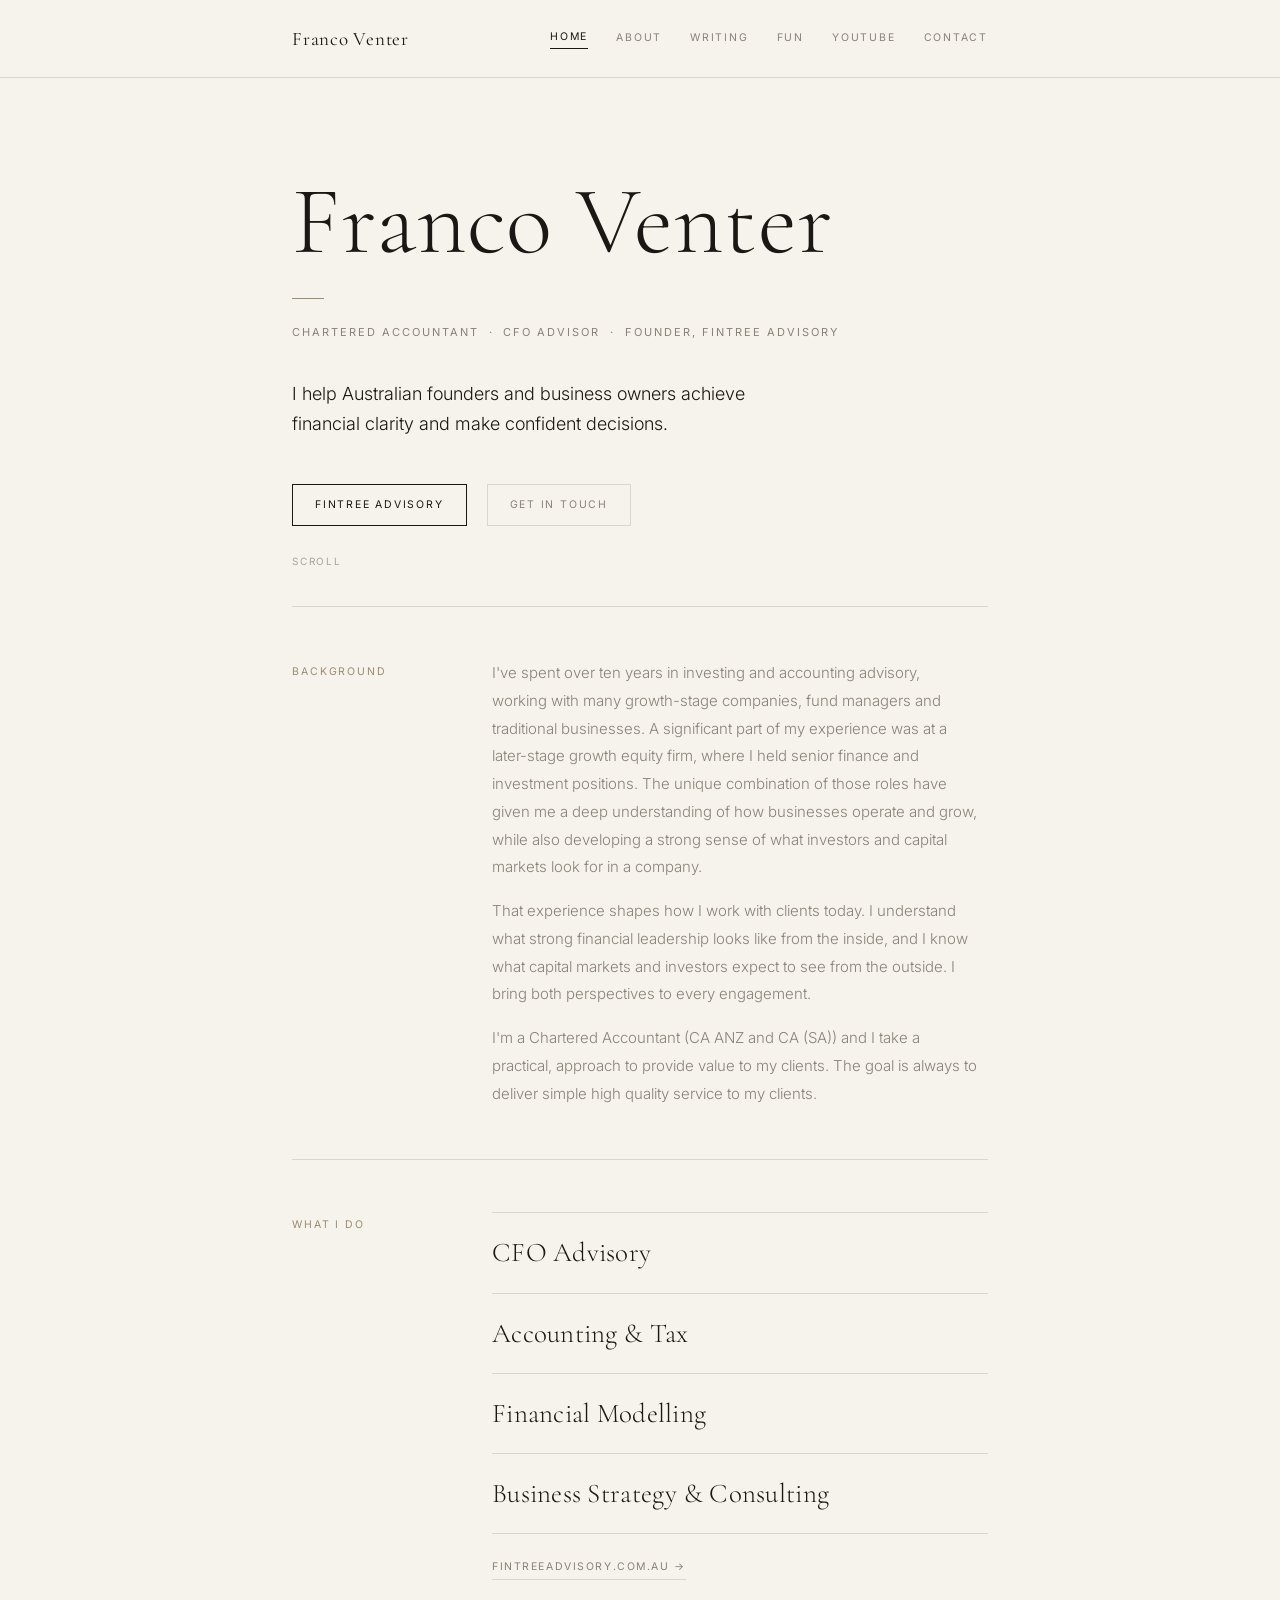
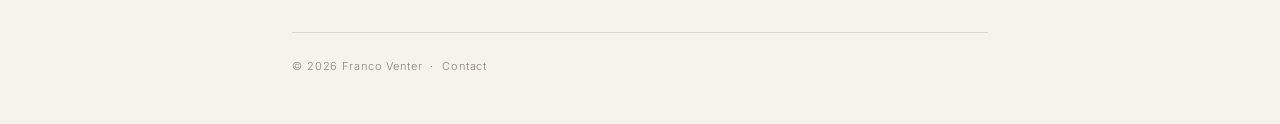
<file: index.html>
<!doctype html>
<html lang="en">
<head>
  <meta charset="UTF-8" />
  <meta name="viewport" content="width=device-width, initial-scale=1" />
  <title>Franco Venter</title>
  <meta name="description" content="Franco Venter — Chartered Accountant, CFO advisor, and founder of Fintree Advisory. Helping Australian founders and business owners achieve financial clarity." />
  <link rel="preconnect" href="https://fonts.googleapis.com" />
  <link rel="preconnect" href="https://fonts.gstatic.com" crossorigin />
  <link rel="stylesheet" href="css/styles.css" />
</head>

<body>
  <header class="site-header">
    <div class="container">
      <a class="brand" href="index.html">Franco Venter</a>

      <nav class="nav">
        <a class="nav-link is-active" href="index.html">Home</a>
        <a class="nav-link" href="about.html">About</a>
        <a class="nav-link" href="writing.html">Writing</a>
        <a class="nav-link" href="fun.html">Fun</a>
        <a class="nav-link" href="youtube.html">YouTube</a>
        <a class="nav-link" href="contact.html">Contact</a>
      </nav>
    </div>
  </header>

  <main class="container">

    <!-- ── Hero: full-viewport statement ── -->
    <section class="hero">
      <h1 class="hero-name">Franco Venter</h1>
      <div class="hero-rule"></div>
      <p class="hero-descriptor">Chartered Accountant &nbsp;·&nbsp; CFO Advisor &nbsp;·&nbsp; Founder, Fintree Advisory</p>
      <p class="lede">
        I help Australian founders and business owners
        achieve financial clarity and make confident decisions.
      </p>
      <div class="cta-row">
        <a class="button" href="https://www.fintreeadvisory.com.au" target="_blank" rel="noopener">Fintree Advisory</a>
        <a class="button button-ghost" href="contact.html">Get in touch</a>
      </div>
      <span class="scroll-hint">Scroll</span>
    </section>

    <!-- ── Background ── -->
    <section class="section">
      <p class="section-label">Background</p>
      <div class="section-body">
        <p>
          I've spent over ten years in investing and accounting advisory, working with many growth-stage
          companies, fund managers and traditional businesses. A significant part of my experience was
          at a later-stage growth equity firm, where I held senior finance and investment positions.
          The unique combination of those roles have given me a deep understanding of how businesses operate and grow, while also  
          developing a strong sense of what investors and capital markets look for in a company.
        </p>
        <p>
          That experience shapes how I work with clients today. I understand what
          strong financial leadership looks like from the inside, and I know what
          capital markets and investors expect to see from the outside. I bring
          both perspectives to every engagement.
        </p>
        <p>
          I'm a Chartered Accountant (CA ANZ and CA (SA)) and I take a practical,
          approach to provide value to my clients. The goal is always to deliver
          simple high quality service to my clients.
        </p>
      </div>
    </section>

    <!-- ── What I do ── -->
    <section class="section">
      <p class="section-label">What I do</p>
      <div class="section-body">
        <ul class="service-list">
          <li>CFO Advisory</li>
          <li>Accounting &amp; Tax</li>
          <li>Financial Modelling</li>
          <li>Business Strategy &amp; Consulting</li>
        </ul>
        <a class="text-link" href="https://www.fintreeadvisory.com.au" target="_blank" rel="noopener">fintreeadvisory.com.au →</a>
      </div>
    </section>

    <footer class="footer">
      <p>© <span id="year"></span> Franco Venter &nbsp;·&nbsp; <a href="contact.html">Contact</a></p>
    </footer>

  </main>

  <script>
    document.getElementById("year").textContent = new Date().getFullYear();
  </script>
</body>
</html>
</file>
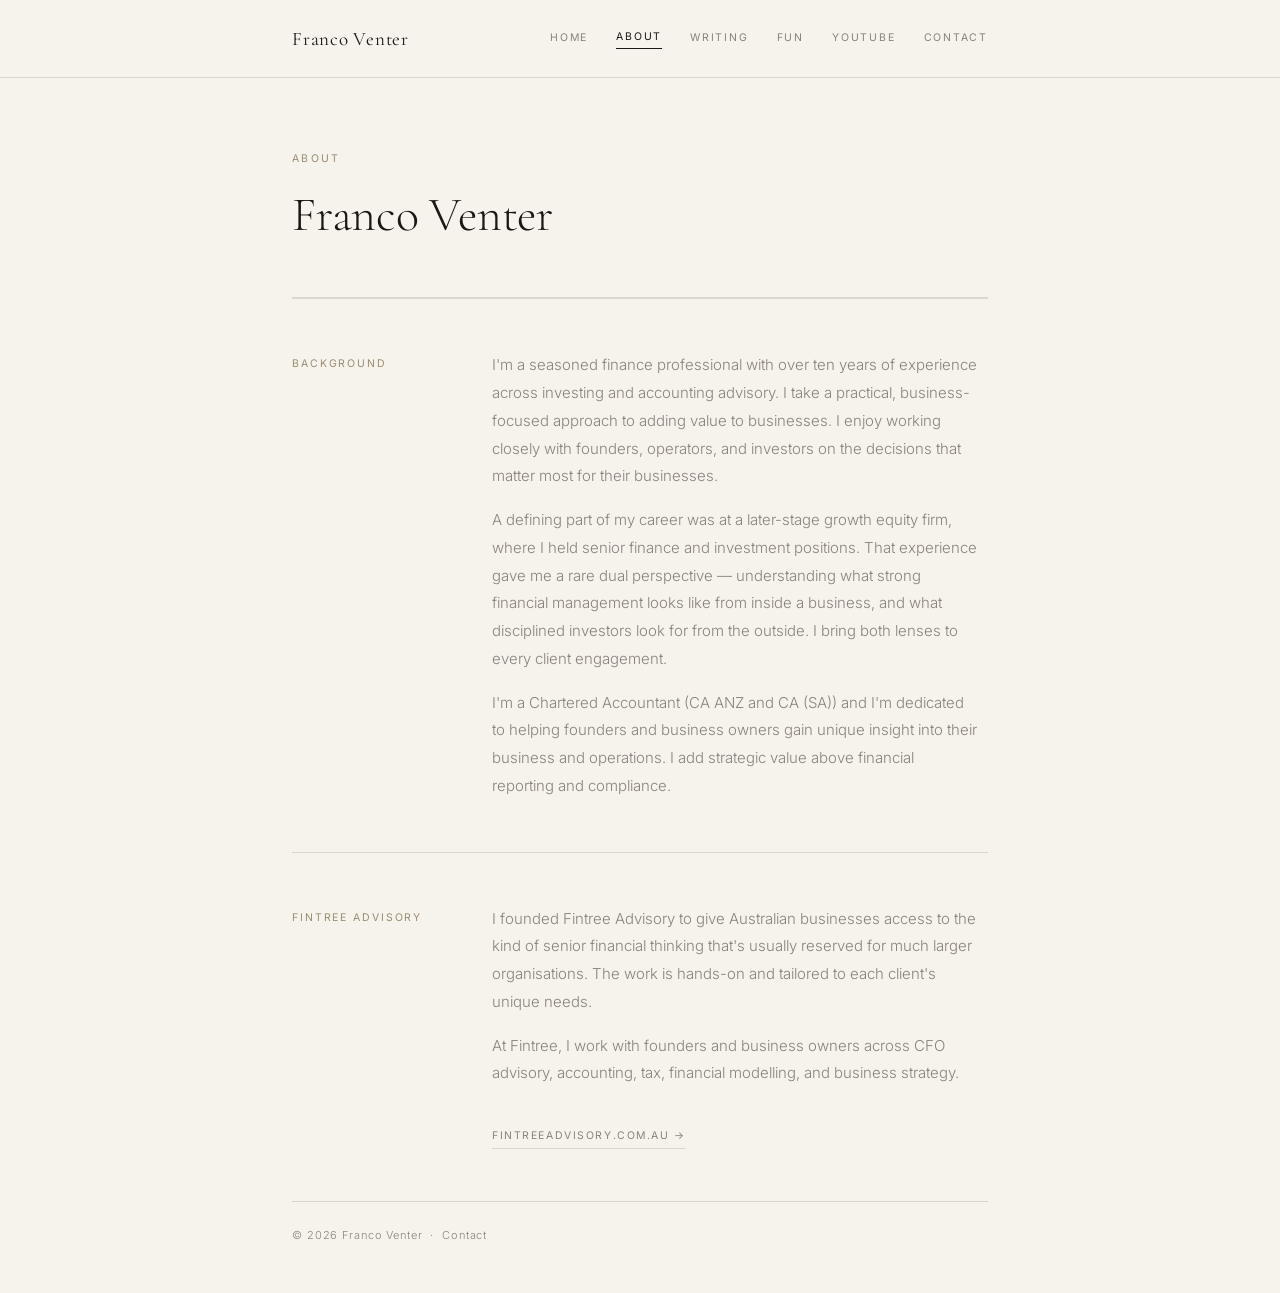
<file: about.html>
<!doctype html>
<html lang="en">
<head>
  <meta charset="UTF-8" />
  <meta name="viewport" content="width=device-width, initial-scale=1" />
  <title>About — Franco Venter</title>
  <meta name="description" content="Franco Venter is a Chartered Accountant, CFO advisor, and founder of Fintree Advisory — helping Australian founders and business owners achieve financial clarity." />
  <link rel="preconnect" href="https://fonts.googleapis.com" />
  <link rel="preconnect" href="https://fonts.gstatic.com" crossorigin />
  <link rel="stylesheet" href="css/styles.css" />
</head>

<body>
  <header class="site-header">
    <div class="container">
      <a class="brand" href="index.html">Franco Venter</a>
      <nav class="nav">
        <a class="nav-link" href="index.html">Home</a>
        <a class="nav-link is-active" href="about.html">About</a>
        <a class="nav-link" href="writing.html">Writing</a>
        <a class="nav-link" href="fun.html">Fun</a>
        <a class="nav-link" href="youtube.html">YouTube</a>
        <a class="nav-link" href="contact.html">Contact</a>
      </nav>
    </div>
  </header>

  <main class="container">

    <div class="page-header">
      <p class="page-label">About</p>
      <h1 class="page-title">Franco Venter</h1>
    </div>

    <section class="section">
      <p class="section-label">Background</p>
      <div class="section-body">
        <p>
          I'm a seasoned finance professional with over ten years of experience across
          investing and accounting advisory. I take a practical, business-focused approach 
          to adding value to businesses. I enjoy working closely with founders,
          operators, and investors on the decisions that matter most for their businesses.
        </p>
        <p>
          A defining part of my career was at a later-stage growth equity firm, where I held
          senior finance and investment positions. That experience gave me a rare dual
          perspective — understanding what strong financial management looks like from
          inside a business, and what disciplined investors look for from the outside.
          I bring both lenses to every client engagement.
        </p>
        <p>
          I'm a Chartered Accountant (CA ANZ and CA (SA)) and I'm dedicated to helping
          founders and business owners gain unique insight into their business and operations.
          I add strategic value above financial reporting and compliance.
        </p>
      </div>
    </section>

    <section class="section">
      <p class="section-label">Fintree Advisory</p>
      <div class="section-body">
        <p>
          I founded Fintree Advisory to give Australian businesses access to the kind
          of senior financial thinking that's usually reserved for much larger
          organisations. The work is hands-on and tailored to each client's unique needs.
        </p>
        <p>
          At Fintree, I work with founders and business owners across CFO advisory,
          accounting, tax, financial modelling, and business strategy.
        </p>
        <a class="text-link" href="https://www.fintreeadvisory.com.au" target="_blank" rel="noopener">fintreeadvisory.com.au →</a>
      </div>
    </section>

    <footer class="footer">
      <p>© <span id="year"></span> Franco Venter &nbsp;·&nbsp; <a href="contact.html">Contact</a></p>
    </footer>

  </main>

  <script>
    document.getElementById("year").textContent = new Date().getFullYear();
  </script>
</body>
</html>
</file>
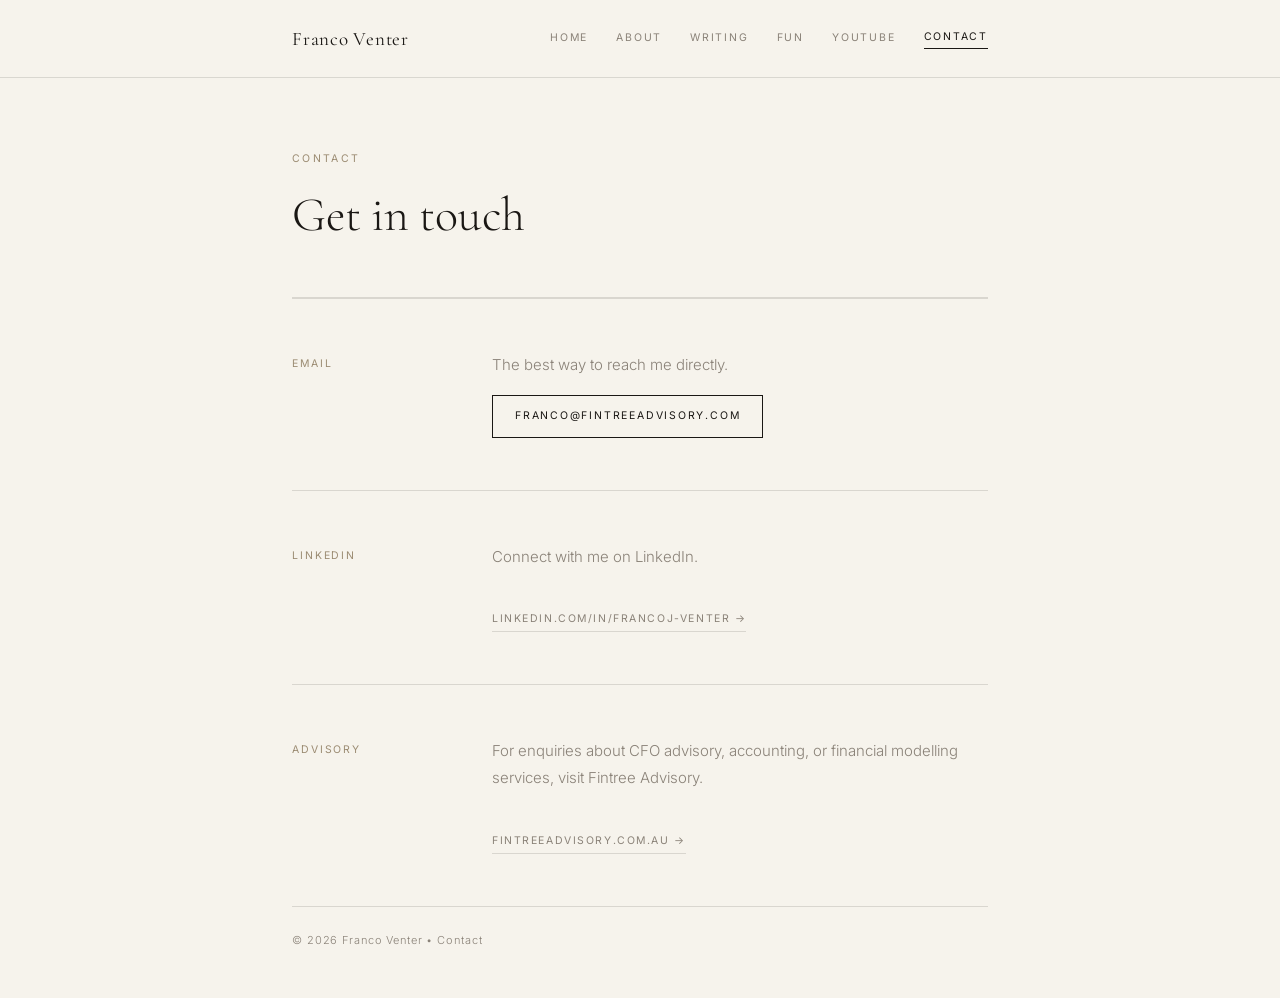
<file: contact.html>
<!doctype html>
<html lang="en">
<head>
  <meta charset="UTF-8" />
  <meta name="viewport" content="width=device-width, initial-scale=1" />
  <title>Contact — Franco Venter</title>
  <meta name="description" content="Get in touch with Franco Venter." />
  <link rel="preconnect" href="https://fonts.googleapis.com" />
  <link rel="preconnect" href="https://fonts.gstatic.com" crossorigin />
  <link rel="stylesheet" href="css/styles.css" />
</head>

<body>
  <header class="site-header">
    <div class="container">
      <a class="brand" href="index.html">Franco Venter</a>
      <nav class="nav">
        <a class="nav-link" href="index.html">Home</a>
        <a class="nav-link" href="about.html">About</a>
        <a class="nav-link" href="writing.html">Writing</a>
        <a class="nav-link" href="fun.html">Fun</a>
        <a class="nav-link" href="youtube.html">YouTube</a>
        <a class="nav-link is-active" href="contact.html">Contact</a>
      </nav>
    </div>
  </header>

  <main class="container">
    <section class="page-header">
      <p class="page-label">Contact</p>
      <h1 class="page-title">Get in touch</h1>
    </section>

    <section class="section">
      <p class="section-label">Email</p>
      <div class="section-body">
        <p>The best way to reach me directly.</p>
        <a class="button" href="mailto:franco@fintreeadvisory.com">franco@fintreeadvisory.com</a>
      </div>
    </section>

    <section class="section">
      <p class="section-label">LinkedIn</p>
      <div class="section-body">
        <p>Connect with me on LinkedIn.</p>
        <a class="text-link" href="https://www.linkedin.com/in/francoj-venter/" target="_blank" rel="noopener">linkedin.com/in/francoj-venter →</a>
      </div>
    </section>

    <section class="section">
      <p class="section-label">Advisory</p>
      <div class="section-body">
        <p>For enquiries about CFO advisory, accounting, or financial modelling services, visit Fintree Advisory.</p>
        <a class="text-link" href="https://www.fintreeadvisory.com.au" target="_blank" rel="noopener">fintreeadvisory.com.au →</a>
      </div>
    </section>

    <footer class="footer">
      <p>© <span id="year"></span> Franco Venter • <a href="contact.html">Contact</a></p>
    </footer>
  </main>

  <script>
    document.getElementById("year").textContent = new Date().getFullYear();
  </script>
</body>
</html>
</file>
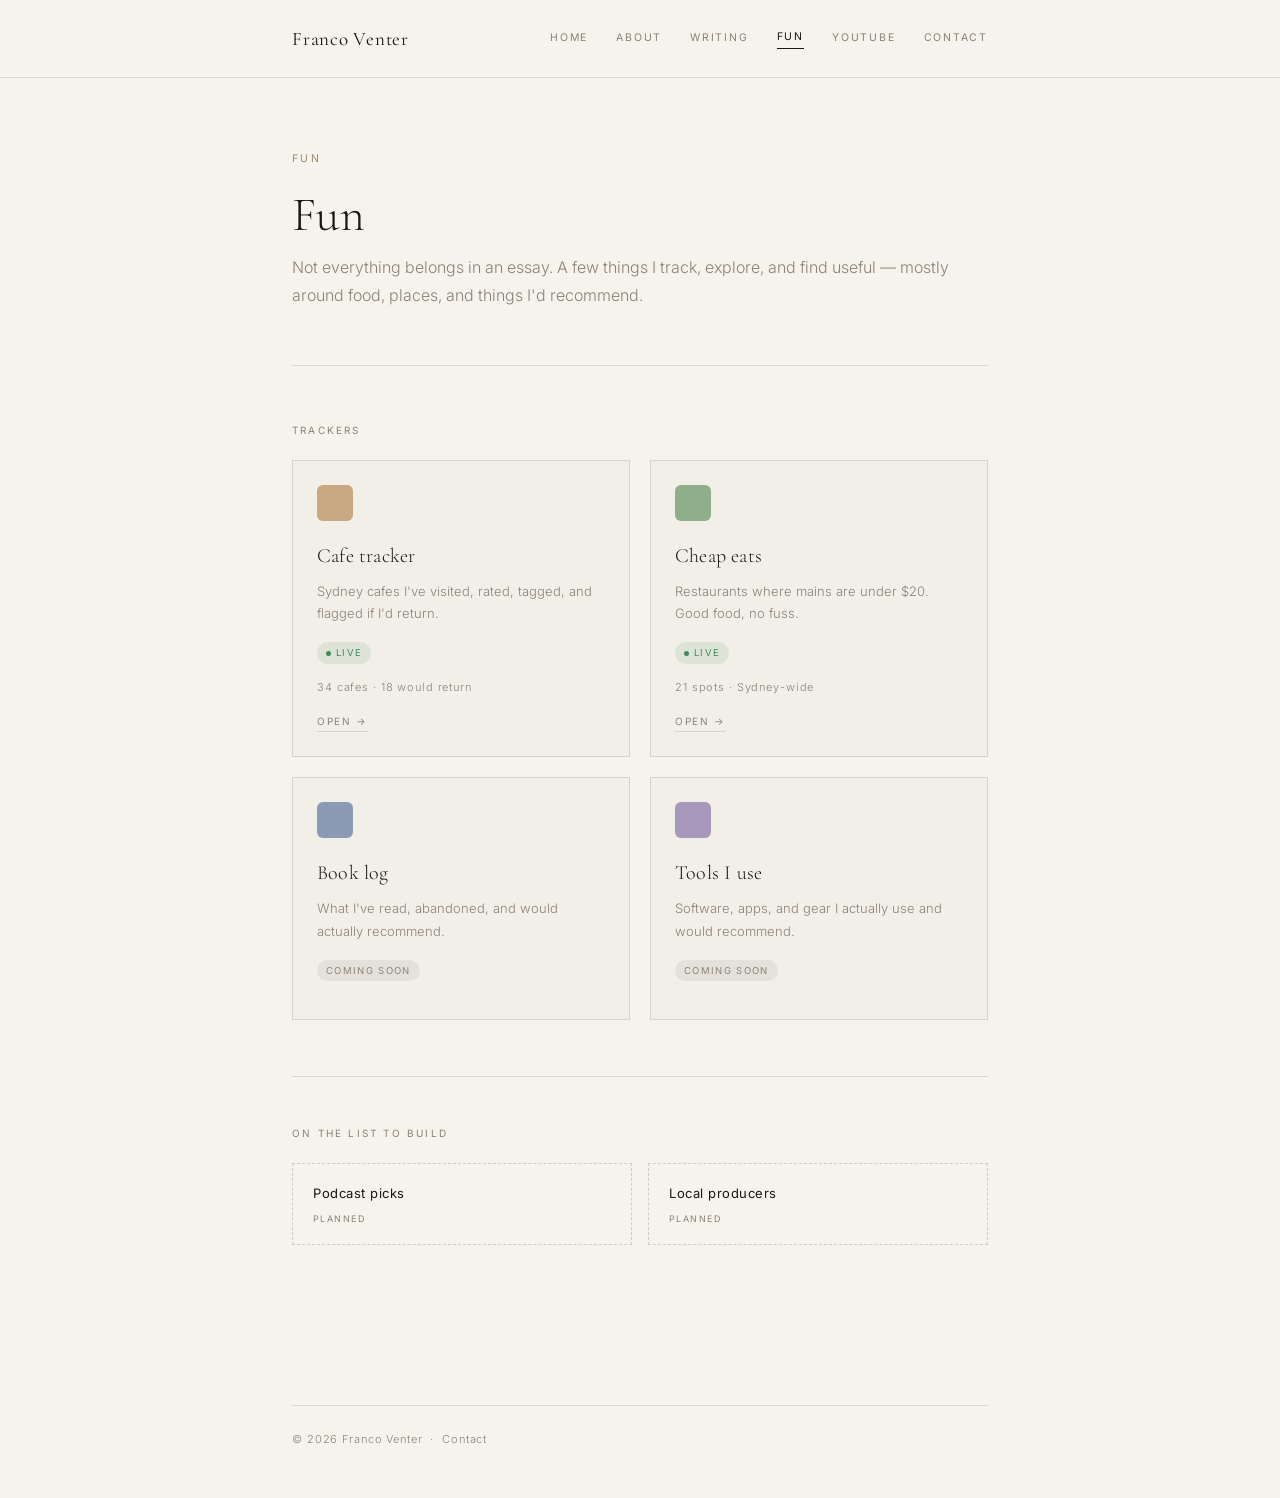
<file: fun.html>
<!doctype html>
<html lang="en">
<head>
  <meta charset="UTF-8" />
  <meta name="viewport" content="width=device-width, initial-scale=1" />
  <title>Fun — Franco Venter</title>
  <meta name="description" content="A few things Franco Venter tracks, explores, and finds useful — mostly around food, places, and things worth recommending." />
  <link rel="preconnect" href="https://fonts.googleapis.com" />
  <link rel="preconnect" href="https://fonts.gstatic.com" crossorigin />
  <link rel="stylesheet" href="css/styles.css" />

  <style>
    /* ── Fun page ────────────────────────────────────────── */

    /* Section heading above card grid */
    .fun-section-label {
      font-size: 10px;
      font-weight: 400;
      letter-spacing: 0.22em;
      text-transform: uppercase;
      color: var(--muted);
      margin-bottom: 20px;
    }

    /* Card grid */
    .tracker-grid {
      display: grid;
      grid-template-columns: repeat(2, 1fr);
      gap: 20px;
      margin-bottom: 56px;
    }

    /* Individual tracker card */
    .tracker-card {
      display: flex;
      flex-direction: column;
      padding: 24px;
      border: 1px solid var(--border);
      background: rgba(26, 23, 20, 0.015);
      transition: border-color 0.3s var(--ease);
    }

    .tracker-card:hover {
      border-color: rgba(26, 23, 20, 0.28);
    }

    /* Icon block */
    .tracker-icon {
      width: 36px;
      height: 36px;
      border-radius: 6px;
      margin-bottom: 18px;
      flex-shrink: 0;
    }

    .tracker-icon--cafe    { background-color: #C9A882; }
    .tracker-icon--eats    { background-color: #8FAF8A; }
    .tracker-icon--books   { background-color: #8A9CB5; }
    .tracker-icon--trips   { background-color: #A898BB; }

    /* Card name */
    .tracker-name {
      font-family: 'Cormorant Garamond', Georgia, serif;
      font-size: 20px;
      font-weight: 300;
      letter-spacing: 0.01em;
      color: var(--ink);
      margin-bottom: 6px;
    }

    /* Card description */
    .tracker-desc {
      font-size: 13px;
      font-weight: 300;
      line-height: 1.7;
      color: var(--muted);
      flex: 1;
      margin-bottom: 18px;
    }

    /* Badge row */
    .tracker-badge-row {
      display: flex;
      align-items: center;
      gap: 10px;
      margin-bottom: 14px;
    }

    .badge {
      display: inline-flex;
      align-items: center;
      gap: 5px;
      font-size: 9.5px;
      font-weight: 400;
      letter-spacing: 0.14em;
      text-transform: uppercase;
      padding: 3px 9px 2px;
      border-radius: 99px;
    }

    .badge--live {
      background-color: rgba(80, 150, 100, 0.12);
      color: #3E8A58;
    }

    .badge--live::before {
      content: '';
      display: inline-block;
      width: 5px;
      height: 5px;
      border-radius: 50%;
      background-color: #3E8A58;
    }

    .badge--soon {
      background-color: rgba(26, 23, 20, 0.06);
      color: var(--muted);
    }

    /* Stats row */
    .tracker-stats {
      font-size: 11px;
      font-weight: 300;
      letter-spacing: 0.08em;
      color: var(--muted);
      margin-bottom: 16px;
    }

    .tracker-stats span + span::before {
      content: ' · ';
    }

    /* Open link */
    .tracker-link {
      align-self: flex-start;
      font-size: 10px;
      font-weight: 400;
      letter-spacing: 0.16em;
      text-transform: uppercase;
      color: var(--muted);
      border-bottom: 1px solid var(--border);
      padding-bottom: 1px;
      transition: color 0.3s var(--ease), border-color 0.3s var(--ease);
    }

    .tracker-link:hover {
      color: var(--ink);
      border-color: var(--ink);
    }

    /* ── On the list to build ─────────────────────────────── */

    .divider {
      border: none;
      border-top: 1px solid var(--border);
      margin: 0 0 48px;
    }

    .pipeline-grid {
      display: flex;
      gap: 16px;
      flex-wrap: wrap;
      margin-bottom: 80px;
    }

    .pipeline-card {
      flex: 1;
      min-width: 160px;
      padding: 18px 20px;
      border: 1px dashed rgba(26, 23, 20, 0.18);
      display: flex;
      flex-direction: column;
      gap: 6px;
    }

    .pipeline-name {
      font-size: 13px;
      font-weight: 400;
      letter-spacing: 0.04em;
      color: var(--ink);
    }

    .pipeline-badge {
      font-size: 9px;
      font-weight: 400;
      letter-spacing: 0.16em;
      text-transform: uppercase;
      color: var(--muted);
    }

    /* ── Responsive ───────────────────────────────────────── */

    @media (max-width: 600px) {
      .tracker-grid {
        grid-template-columns: 1fr;
        gap: 16px;
      }

      .pipeline-grid {
        flex-direction: column;
      }

      .pipeline-card {
        min-width: 0;
      }
    }
  </style>
</head>

<body>
  <header class="site-header">
    <div class="container">
      <a class="brand" href="index.html">Franco Venter</a>
      <nav class="nav">
        <a class="nav-link" href="index.html">Home</a>
        <a class="nav-link" href="about.html">About</a>
        <a class="nav-link" href="writing.html">Writing</a>
        <a class="nav-link is-active" href="fun.html">Fun</a>
        <a class="nav-link" href="youtube.html">YouTube</a>
        <a class="nav-link" href="contact.html">Contact</a>
      </nav>
    </div>
  </header>

  <main class="container">

    <section class="page-header">
      <p class="page-label">Fun</p>
      <h1 class="page-title">Fun</h1>
      <p class="page-intro">
        Not everything belongs in an essay. A few things I track, explore, and find useful — mostly around food, places, and things I'd recommend.
      </p>
    </section>

    <div class="page-body">

      <!-- ── Trackers ── -->
      <p class="fun-section-label">Trackers</p>

      <div class="tracker-grid">

        <!-- Cafe Tracker — Live -->
        <div class="tracker-card">
          <div class="tracker-icon tracker-icon--cafe"></div>
          <p class="tracker-name">Cafe tracker</p>
          <p class="tracker-desc">Sydney cafes I've visited, rated, tagged, and flagged if I'd return.</p>
          <div class="tracker-badge-row">
            <span class="badge badge--live">Live</span>
          </div>
          <p class="tracker-stats">
            <span>34 cafes</span><span>18 would return</span>
          </p>
          <a class="tracker-link" href="cafes.html">Open →</a>
        </div>

        <!-- Cheap Eats — Live -->
        <div class="tracker-card">
          <div class="tracker-icon tracker-icon--eats"></div>
          <p class="tracker-name">Cheap eats</p>
          <p class="tracker-desc">Restaurants where mains are under $20. Good food, no fuss.</p>
          <div class="tracker-badge-row">
            <span class="badge badge--live">Live</span>
          </div>
          <p class="tracker-stats">
            <span>21 spots</span><span>Sydney-wide</span>
          </p>
          <a class="tracker-link" href="fun/cheap-eats.html">Open →</a>
        </div>

        <!-- Book Log — Coming soon -->
        <div class="tracker-card">
          <div class="tracker-icon tracker-icon--books"></div>
          <p class="tracker-name">Book log</p>
          <p class="tracker-desc">What I've read, abandoned, and would actually recommend.</p>
          <div class="tracker-badge-row">
            <span class="badge badge--soon">Coming soon</span>
          </div>
        </div>

        <!-- Tools I use — Coming soon -->
        <div class="tracker-card">
          <div class="tracker-icon tracker-icon--trips"></div>
          <p class="tracker-name">Tools I use</p>
          <p class="tracker-desc">Software, apps, and gear I actually use and would recommend.</p>
          <div class="tracker-badge-row">
            <span class="badge badge--soon">Coming soon</span>
          </div>
        </div>

      </div>

      <!-- ── On the list to build ── -->
      <hr class="divider" />

      <p class="fun-section-label">On the list to build</p>

      <div class="pipeline-grid">

        <div class="pipeline-card">
          <span class="pipeline-name">Podcast picks</span>
          <span class="pipeline-badge">Planned</span>
        </div>

        <div class="pipeline-card">
          <span class="pipeline-name">Local producers</span>
          <span class="pipeline-badge">Planned</span>
        </div>

      </div>

    </div>

    <footer class="footer">
      <p>© <span id="year"></span> Franco Venter &nbsp;·&nbsp; <a href="contact.html">Contact</a></p>
    </footer>

  </main>

  <script>
    document.getElementById("year").textContent = new Date().getFullYear();
  </script>
</body>
</html>
</file>
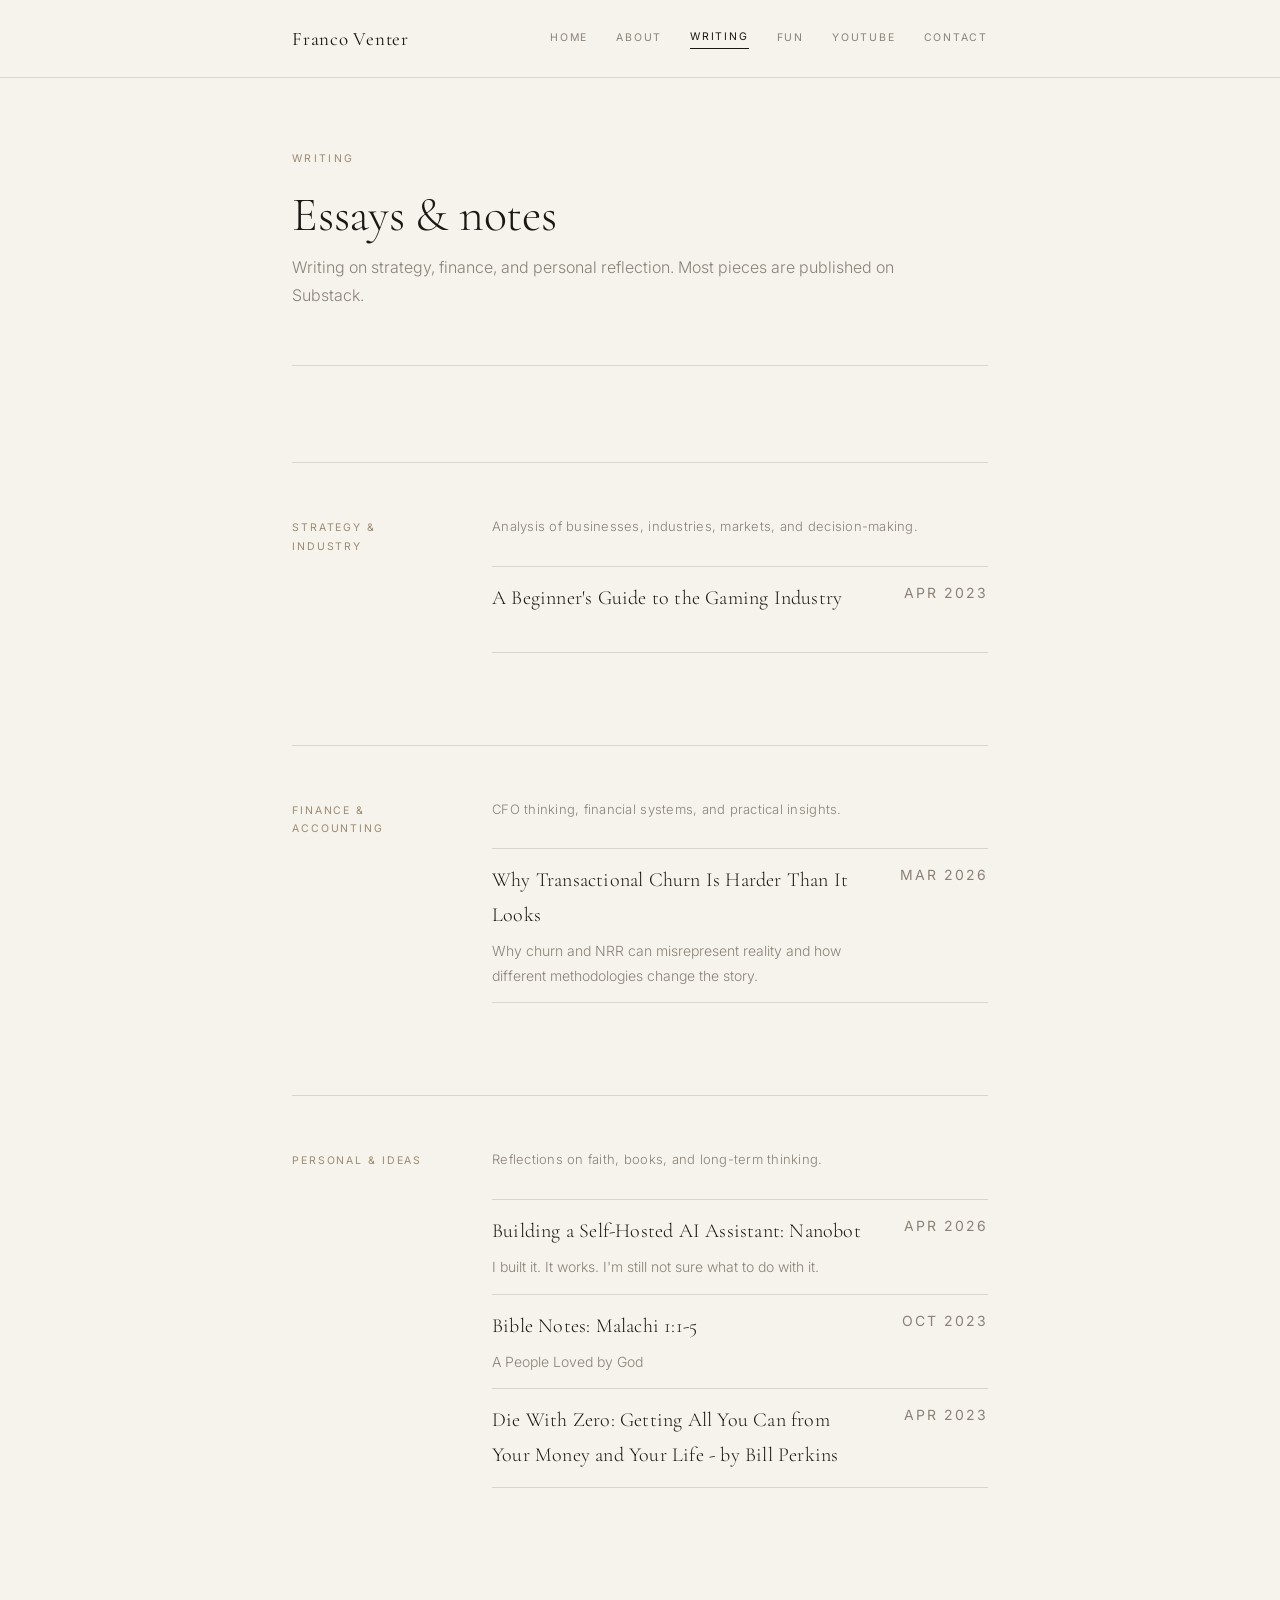
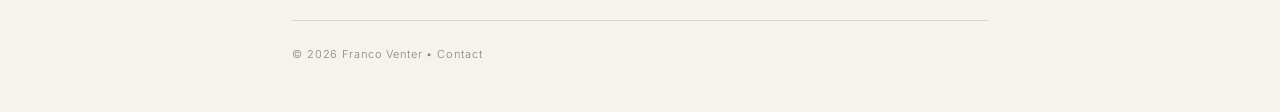
<file: writing.html>
<!doctype html>
<html lang="en">
<head>
  <meta charset="UTF-8" />
  <meta name="viewport" content="width=device-width, initial-scale=1" />
  <title>Writing — Franco Venter</title>
  <meta name="description" content="Essays, notes, and reflections by Franco Venter on strategy, finance, and personal ideas." />
  <link rel="stylesheet" href="css/styles.css" />
</head>

<body>
  <header class="site-header">
    <div class="container">
      <a class="brand" href="index.html">Franco Venter</a>
      <nav class="nav">
        <a class="nav-link" href="index.html">Home</a>
        <a class="nav-link" href="about.html">About</a>
        <a class="nav-link is-active" href="writing.html">Writing</a>
        <a class="nav-link" href="fun.html">Fun</a>
        <a class="nav-link" href="youtube.html">YouTube</a>
        <a class="nav-link" href="contact.html">Contact</a>
      </nav>
    </div>
  </header>

  <main class="container">
    <section class="page-header">
      <p class="page-label">Writing</p>
      <h1 class="page-title">Essays & notes</h1>
      <p class="page-intro">
        Writing on strategy, finance, and personal reflection. Most pieces are published on Substack.
      </p>
    </section>

    <div class="page-body">
      <div class="writing-sections">

        <section class="writing-section">
          <span class="writing-section-label">Strategy & Industry</span>
          <div class="writing-section-body">
            <p class="writing-section-desc">Analysis of businesses, industries, markets, and decision-making.</p>
            <ul class="post-list">
              <li>
                <div>
                  <a href="https://franventer.substack.com/p/introduction-to-the-gaming-industry" target="_blank" rel="noopener noreferrer">A Beginner's Guide to the Gaming Industry</a>
                </div>
                <span class="post-meta">Apr 2023</span>
              </li>
            </ul>
          </div>
        </section>

        <section class="writing-section">
          <span class="writing-section-label">Finance & Accounting</span>
          <div class="writing-section-body">
            <p class="writing-section-desc">CFO thinking, financial systems, and practical insights.</p>
            <ul class="post-list">
              <li>
                <div>
                  <a href="posts/churn-metrics.html">Why Transactional Churn Is Harder Than It Looks</a>
                  <p class="post-desc">Why churn and NRR can misrepresent reality and how different methodologies change the story.</p>
                </div>
                <span class="post-meta">Mar 2026</span>
              </li>
            </ul>
          </div>
        </section>

        <section class="writing-section">
          <span class="writing-section-label">Personal & Ideas</span>
          <div class="writing-section-body">
            <p class="writing-section-desc">Reflections on faith, books, and long-term thinking.</p>
            <ul class="post-list">
              <li>
                <div>
                  <a href="https://franventer.substack.com/p/building-a-self-hosted-ai-assistant" target="_blank" rel="noopener noreferrer">Building a Self-Hosted AI Assistant: Nanobot</a>
                  <p class="post-desc">I built it. It works. I'm still not sure what to do with it.</p>
                </div>
                <span class="post-meta">Apr 2026</span>
              </li>
              <li>
                <div>
                  <a href="https://franventer.substack.com/p/bible-notes-malachi-11-5" target="_blank" rel="noopener noreferrer">Bible Notes: Malachi 1:1-5</a>
                  <p class="post-desc">A People Loved by God</p>
                </div>
                <span class="post-meta">Oct 2023</span>
              </li>
              <li>
                <div>
                  <a href="https://franventer.substack.com/p/die-with-zero-getting-all-you-can-from-your-money-and-your-life-by-bill-perkins" target="_blank" rel="noopener noreferrer">Die With Zero: Getting All You Can from Your Money and Your Life - by Bill Perkins</a>
                </div>
                <span class="post-meta">Apr 2023</span>
              </li>
            </ul>
          </div>
        </section>

      </div>
    </div>

    <footer class="footer">
      <p>© <span id="year"></span> Franco Venter • <a href="contact.html">Contact</a></p>
    </footer>
  </main>

  <script>
    document.getElementById("year").textContent = new Date().getFullYear();
  </script>
</body>
</html>
</file>
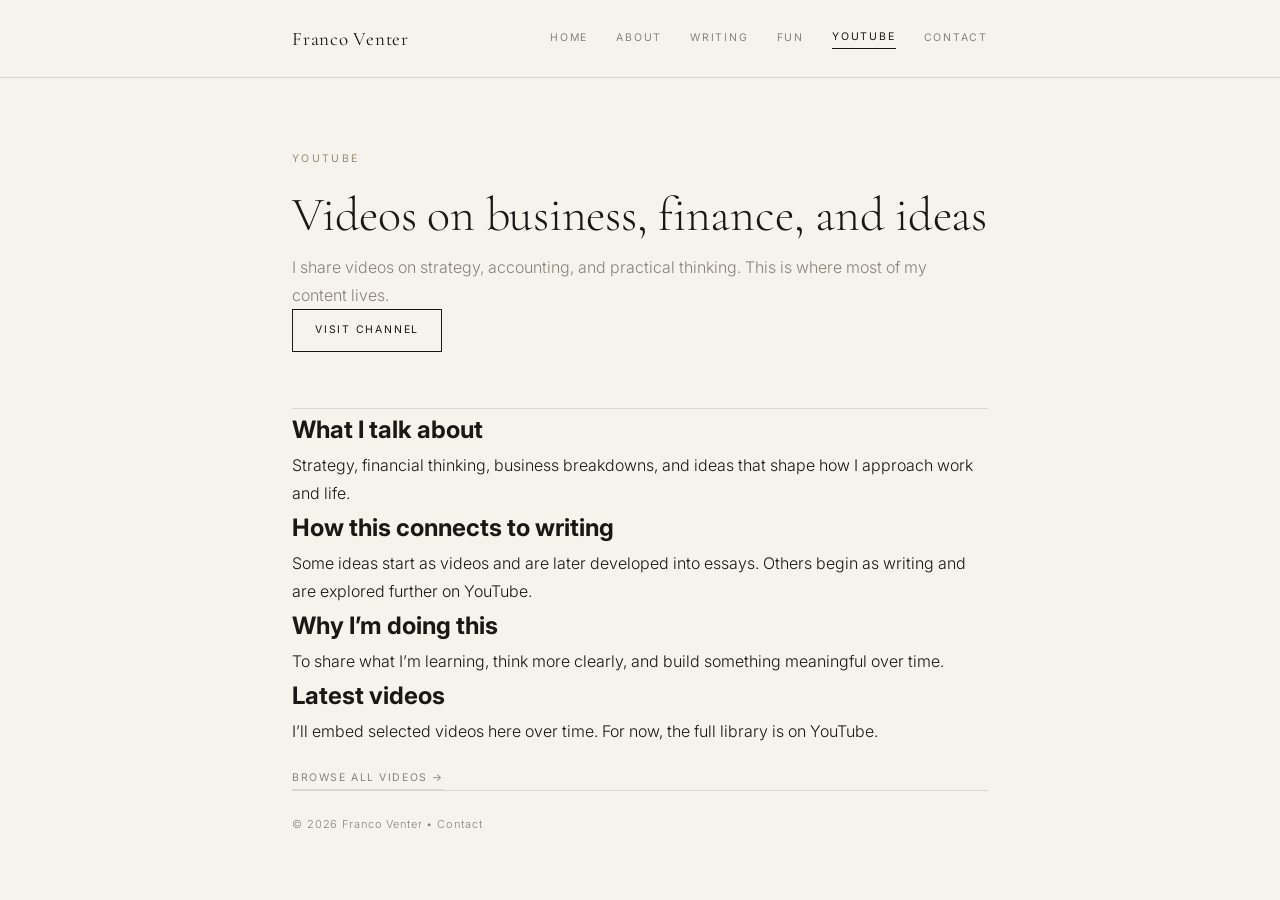
<file: youtube.html>
<!doctype html>
<html lang="en">
<head>
  <meta charset="UTF-8" />
  <meta name="viewport" content="width=device-width, initial-scale=1" />
  <title>YouTube — Franco Venter</title>
  <meta name="description" content="Videos on business, finance, and ideas by Franco Venter." />
  <link rel="stylesheet" href="css/styles.css" />
</head>

<body>
  <header class="site-header">
    <div class="container">
      <a class="brand" href="index.html">Franco Venter</a>

      <nav class="nav">
        <a class="nav-link" href="index.html">Home</a>
        <a class="nav-link" href="about.html">About</a>
        <a class="nav-link" href="writing.html">Writing</a>
        <a class="nav-link" href="fun.html">Fun</a>
        <a class="nav-link is-active" href="youtube.html">YouTube</a>
        <a class="nav-link" href="contact.html">Contact</a>
      </nav>
    </div>
  </header>

  <main class="container">

    <section class="page-header">
      <p class="page-label">YouTube</p>
      <h1 class="page-title">Videos on business, finance, and ideas</h1>
      <p class="page-intro">
        I share videos on strategy, accounting, and practical thinking. This is where most of my content lives.
      </p>

      <div class="cta-row">
        <a class="button" href="PASTE_YOUTUBE_CHANNEL_LINK" target="_blank" rel="noopener noreferrer">
          Visit channel
        </a>
      </div>
    </section>

    <section class="grid">
      <article class="card">
        <h2>What I talk about</h2>
        <p>
          Strategy, financial thinking, business breakdowns, and ideas that shape how I approach work and life.
        </p>
      </article>

      <article class="card">
        <h2>How this connects to writing</h2>
        <p>
          Some ideas start as videos and are later developed into essays. Others begin as writing and are explored further on YouTube.
        </p>
      </article>

      <article class="card">
        <h2>Why I’m doing this</h2>
        <p>
          To share what I’m learning, think more clearly, and build something meaningful over time.
        </p>
      </article>
    </section>

    <section class="card home-section">
      <h2>Latest videos</h2>
      <p>
        I’ll embed selected videos here over time. For now, the full library is on YouTube.
      </p>
      <a class="text-link" href="PASTE_YOUTUBE_CHANNEL_LINK" target="_blank">
        Browse all videos →
      </a>
    </section>

    <footer class="footer">
      <p>© <span id="year"></span> Franco Venter • <a href="contact.html">Contact</a></p>
    </footer>

  </main>

  <script>
    document.getElementById("year").textContent = new Date().getFullYear();
  </script>
</body>
</html>
</file>
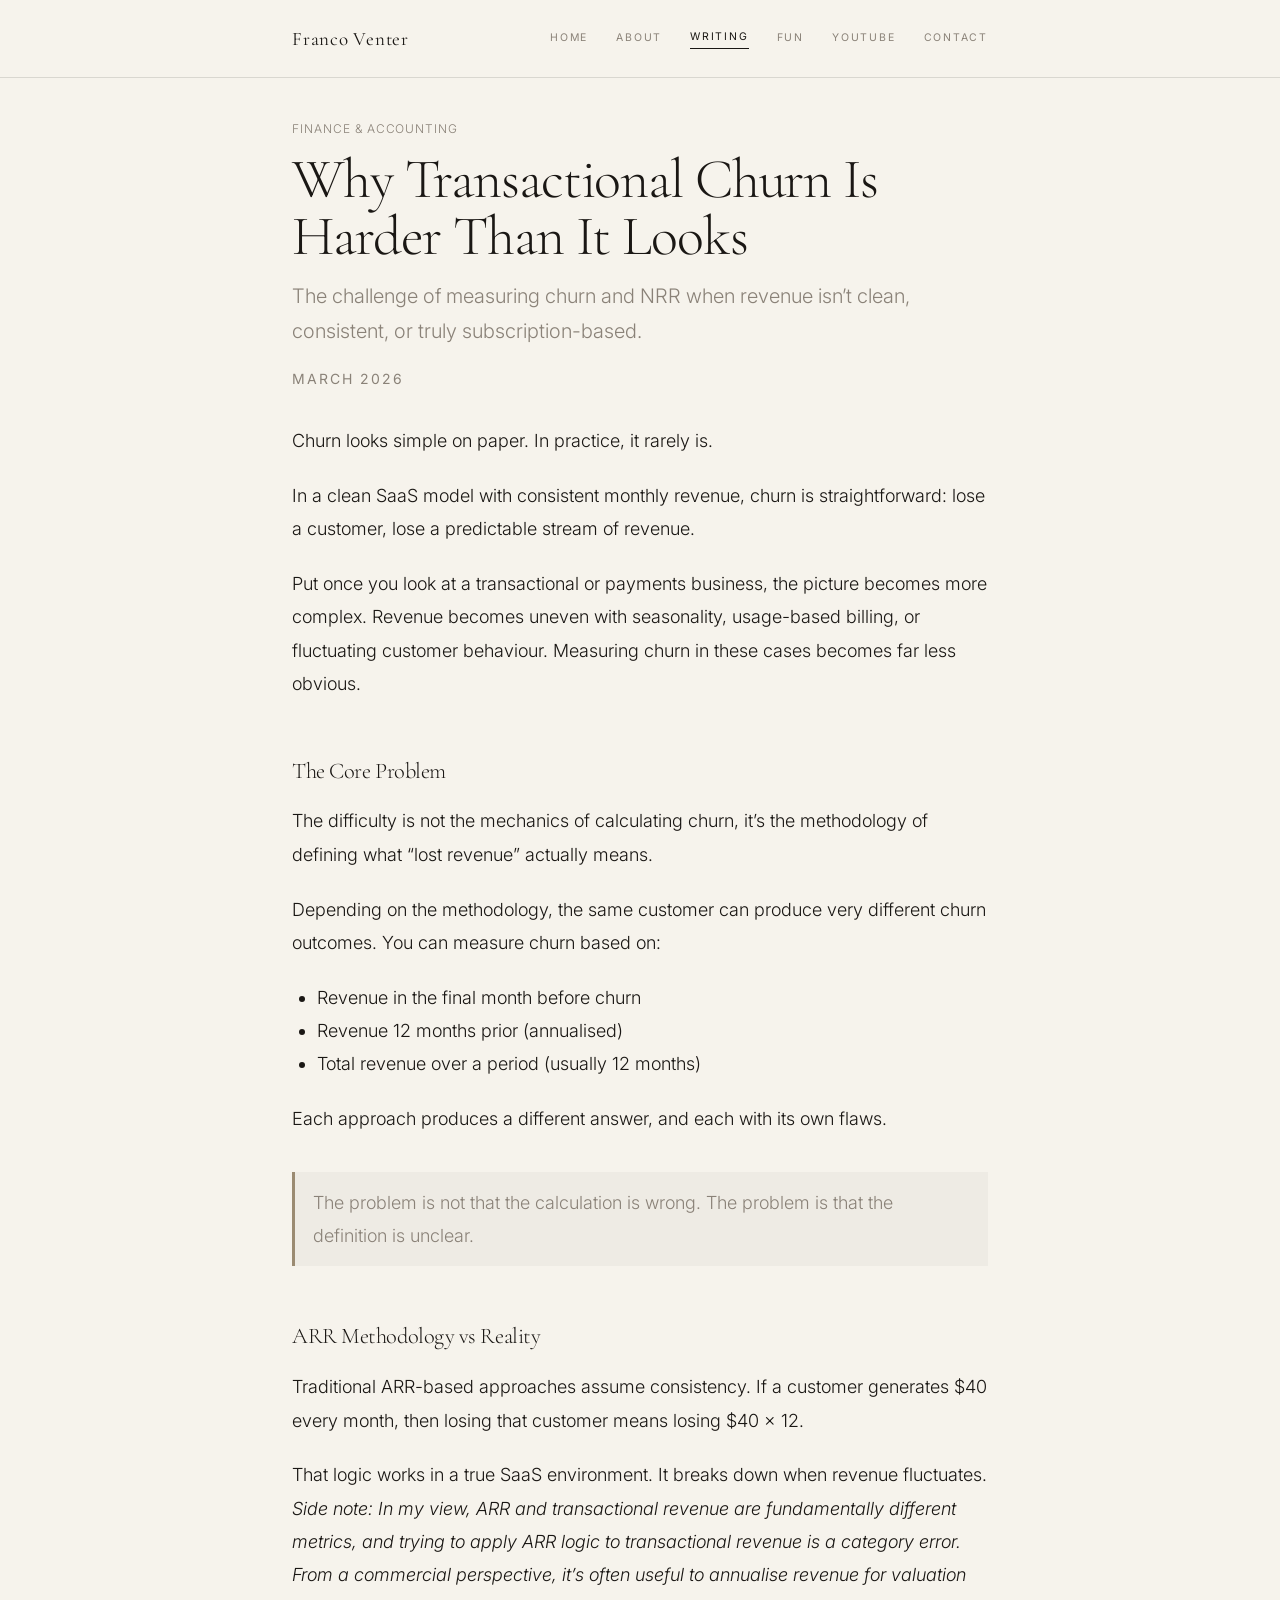
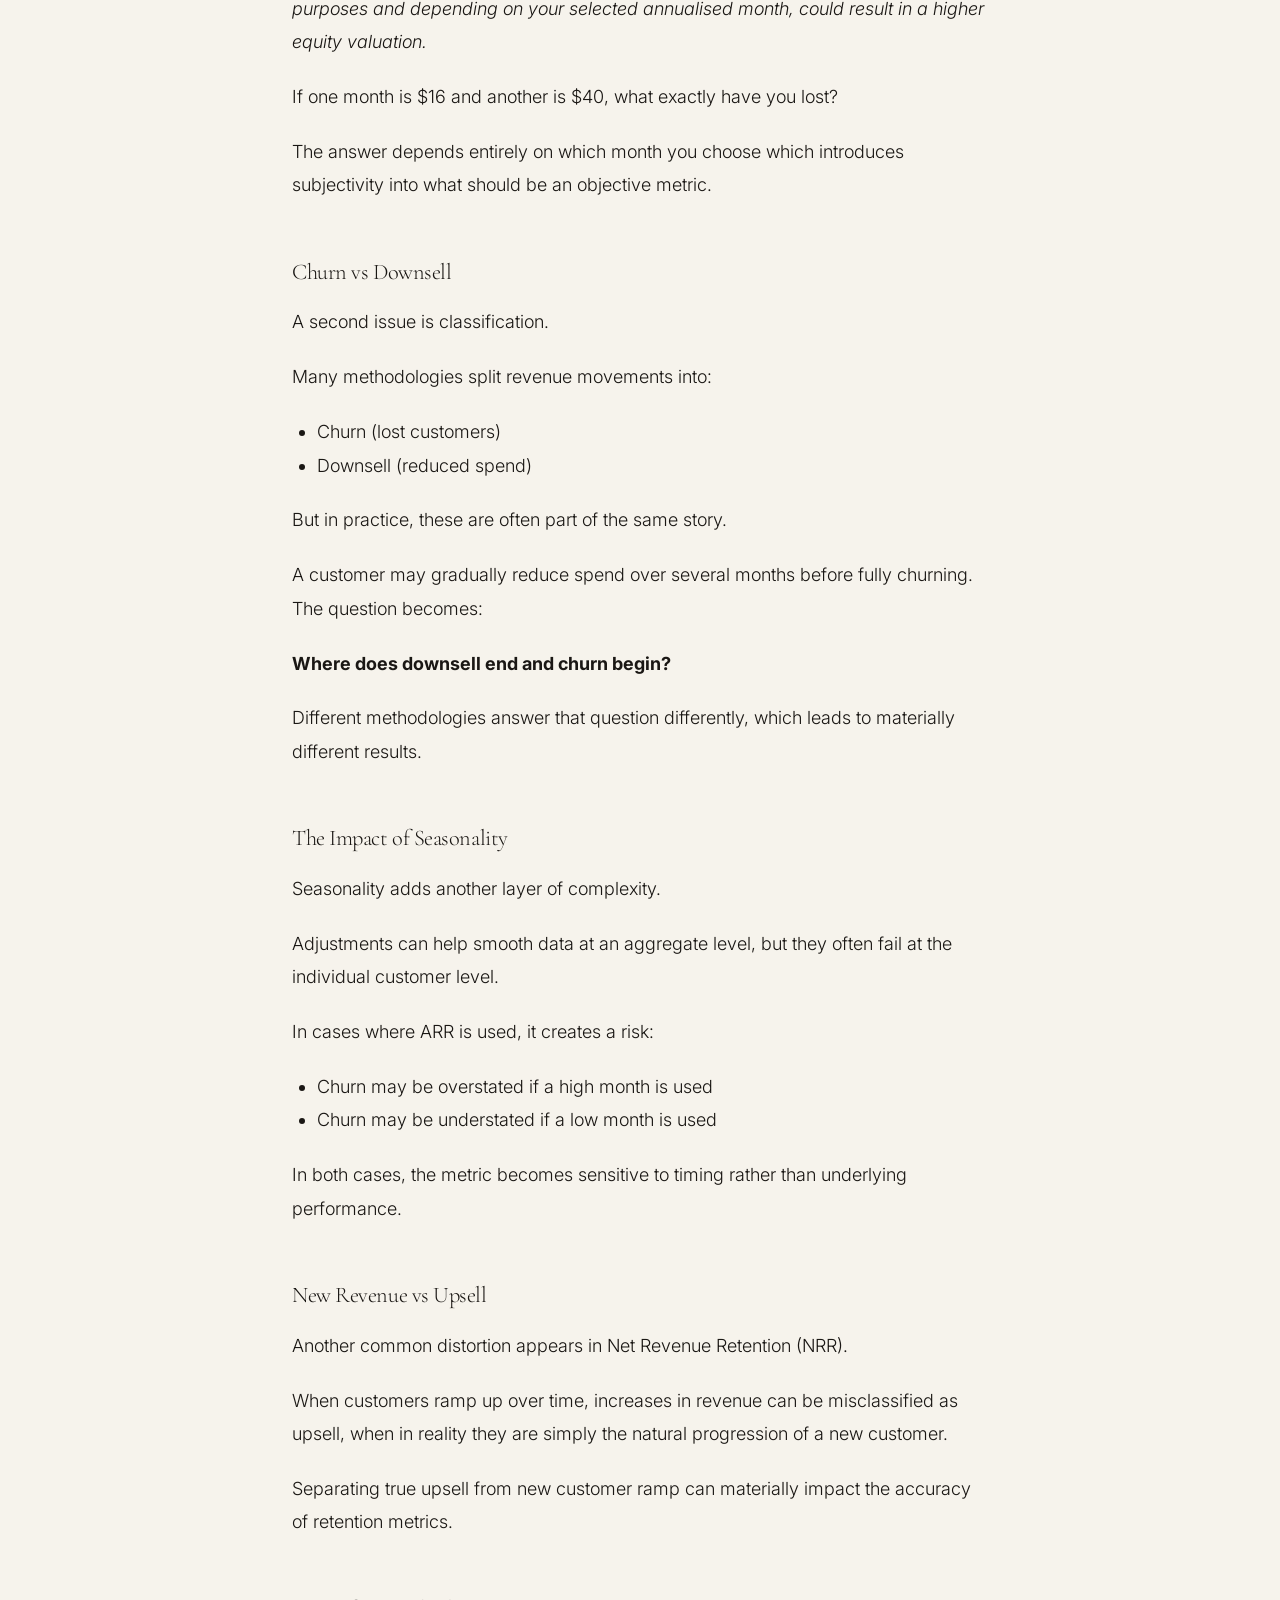
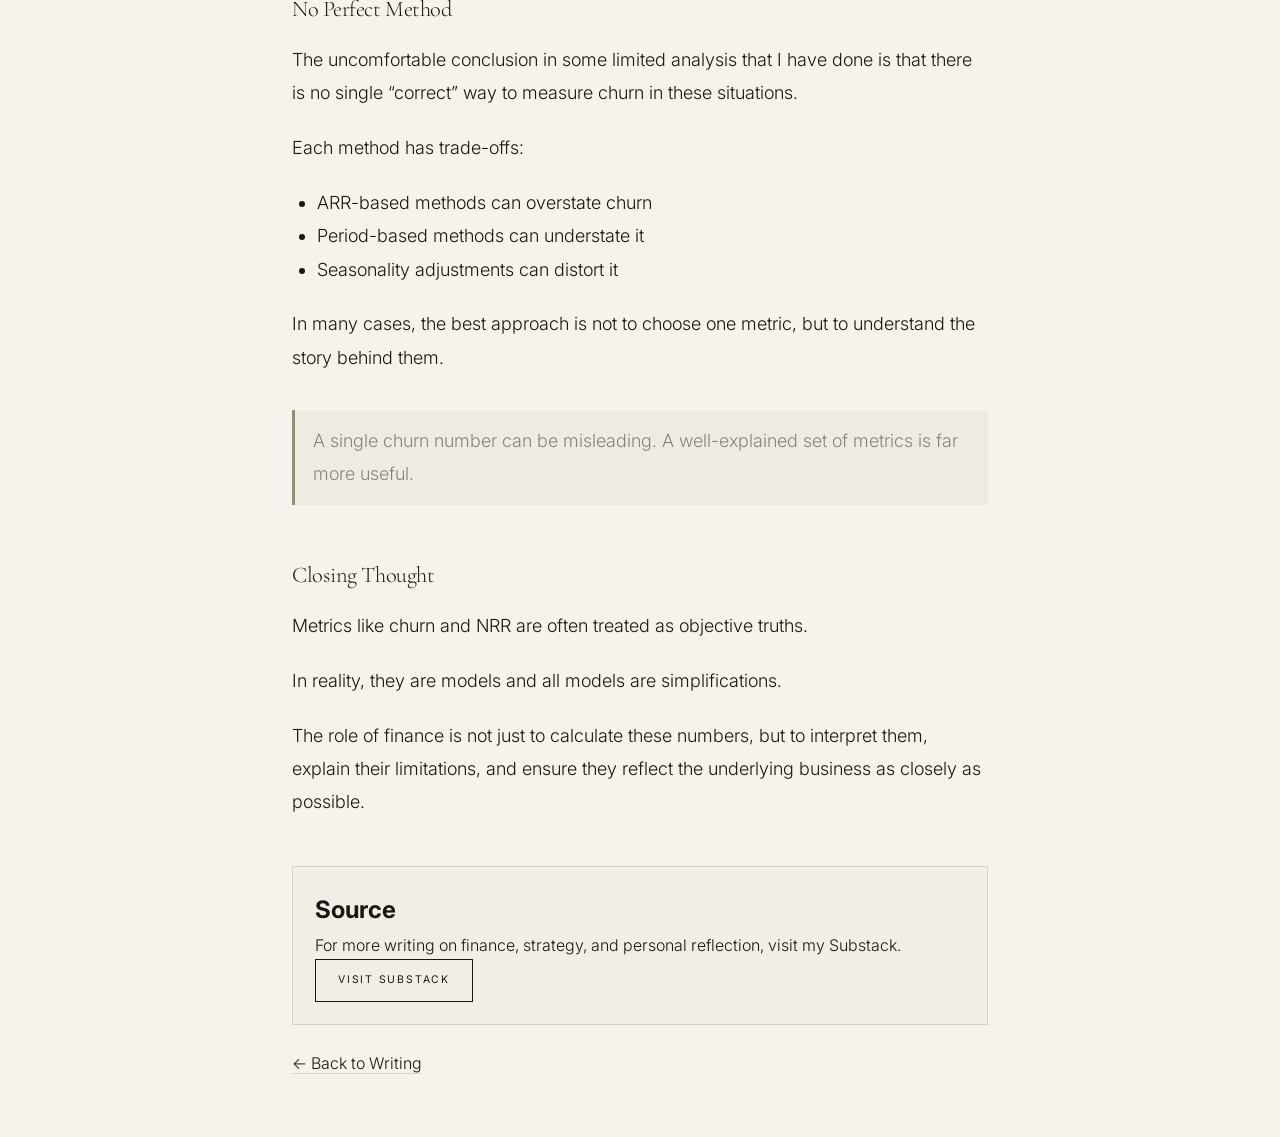
<file: posts/churn-metrics.html>
<!doctype html>
<html lang="en">
<head>
  <meta charset="UTF-8" />
  <meta name="viewport" content="width=device-width, initial-scale=1" />
  <title>Why SaaS Churn Is Harder Than It Looks | Franco Venter</title>
  <meta name="description" content="A practical look at how churn and NRR are measured, and why common methodologies can misrepresent reality." />
  <link rel="stylesheet" href="../css/styles.css" />
</head>

<body>
  <header class="site-header">
    <div class="container">
      <a class="brand" href="../index.html">Franco Venter</a>

      <nav class="nav">
        <a class="nav-link" href="../index.html">Home</a>
        <a class="nav-link" href="../about.html">About</a>
        <a class="nav-link is-active" href="../writing.html">Writing</a>
        <a class="nav-link" href="../fun.html">Fun</a>
        <a class="nav-link" href="../youtube.html">YouTube</a>
        <a class="nav-link" href="../contact.html">Contact</a>
      </nav>
    </div>
  </header>

  <main class="container post-page">
    <article class="post">

      <p class="post-category">Finance & Accounting</p>

      <h1 class="post-title">Why Transactional Churn Is Harder Than It Looks</h1>

      <p class="post-subtitle">
        The challenge of measuring churn and NRR when revenue isn’t clean, consistent, or truly subscription-based.
      </p>

      <div class="post-meta">
        <time datetime="2026-03-16">March 2026</time>
      </div>

      <div class="post-content">

        <p>
          Churn looks simple on paper. In practice, it rarely is.
        </p>

        <p>
          In a clean SaaS model with consistent monthly revenue, churn is straightforward:
          lose a customer, lose a predictable stream of revenue.
        </p>

        <p>
          Put once you look at a transactional or payments business, the picture becomes more complex. Revenue becomes uneven with seasonality, usage-based billing, or fluctuating customer behaviour.
          Measuring churn in these cases becomes far less obvious.
        </p>

        <h2>The Core Problem</h2>

        <p>
          The difficulty is not the mechanics of calculating churn, it’s the methodology of defining what “lost revenue” actually means.
        </p>

        <p>
          Depending on the methodology, the same customer can produce very different churn outcomes.
          You can measure churn based on:
        </p>

        <ul>
          <li>Revenue in the final month before churn</li>
          <li>Revenue 12 months prior (annualised)</li>
          <li>Total revenue over a period (usually 12 months)</li>
        </ul>

        <p>
          Each approach produces a different answer, and each with its own flaws.
        </p>

        <blockquote>
          The problem is not that the calculation is wrong. The problem is that the definition is unclear.
        </blockquote>

        <h2>ARR Methodology vs Reality</h2>

        <p>
          Traditional ARR-based approaches assume consistency. If a customer generates $40 every month,
          then losing that customer means losing $40 × 12.
        </p>

        <p>
          That logic works in a true SaaS environment. It breaks down when revenue fluctuates.
          <em>
            Side note: In my view, ARR and transactional revenue are fundamentally different metrics, and trying to apply ARR logic to transactional revenue is a category error.
            From a commercial perspective, it’s often useful to annualise revenue for valuation purposes and depending on your selected annualised month, could result in a higher equity valuation.
          </em>
        </p>

        <p>
          If one month is $16 and another is $40, what exactly have you lost?
        </p>

        <p>
          The answer depends entirely on which month you choose which introduces subjectivity
          into what should be an objective metric.
        </p>

        <h2>Churn vs Downsell</h2>

        <p>
          A second issue is classification.
        </p>

        <p>
          Many methodologies split revenue movements into:
        </p>

        <ul>
          <li>Churn (lost customers)</li>
          <li>Downsell (reduced spend)</li>
        </ul>

        <p>
          But in practice, these are often part of the same story.
        </p>

        <p>
          A customer may gradually reduce spend over several months before fully churning.
          The question becomes:
        </p>

        <p>
          <strong>Where does downsell end and churn begin?</strong>
        </p>

        <p>
          Different methodologies answer that question differently, which leads to materially different results.
        </p>

        <h2>The Impact of Seasonality</h2>

        <p>
          Seasonality adds another layer of complexity.
        </p>

        <p>
          Adjustments can help smooth data at an aggregate level, but they often fail at the individual customer level.
        </p>

        <p>
          In cases where ARR is used, it creates a risk:
        </p>

        <ul>
          <li>Churn may be overstated if a high month is used</li>
          <li>Churn may be understated if a low month is used</li>
        </ul>

        <p>
          In both cases, the metric becomes sensitive to timing rather than underlying performance.
        </p>

        <h2>New Revenue vs Upsell</h2>

        <p>
          Another common distortion appears in Net Revenue Retention (NRR).
        </p>

        <p>
          When customers ramp up over time, increases in revenue can be misclassified as upsell,
          when in reality they are simply the natural progression of a new customer.
        </p>

        <p>
          Separating true upsell from new customer ramp can materially impact the accuracy of retention metrics.
        </p>

        <h2>No Perfect Method</h2>

        <p>
          The uncomfortable conclusion in some limited analysis that I have done is that there is no single “correct”
          way to measure churn in these situations.
        </p>

        <p>
          Each method has trade-offs:
        </p>

        <ul>
          <li>ARR-based methods can overstate churn</li>
          <li>Period-based methods can understate it</li>
          <li>Seasonality adjustments can distort it</li>
        </ul>

        <p>
          In many cases, the best approach is not to choose one metric, but to understand the story behind them.
        </p>

        <blockquote>
          A single churn number can be misleading. A well-explained set of metrics is far more useful.
        </blockquote>

        <h2>Closing Thought</h2>

        <p>
          Metrics like churn and NRR are often treated as objective truths.
        </p>

        <p>
          In reality, they are models and all models are simplifications.
        </p>

        <p>
          The role of finance is not just to calculate these numbers, but to interpret them,
          explain their limitations, and ensure they reflect the underlying business as closely as possible.
        </p>

      </div>
    </article>

    <section class="post-cta">
      <h2>Source</h2>
      <p>
        For more writing on finance, strategy, and personal reflection, visit my Substack.
      </p>
      <a class="button" href="https://franventer.substack.com" target="_blank" rel="noopener noreferrer">
        Visit Substack
      </a>
    </section>

    <footer class="post-footer">
      <p>
        <a href="../writing.html">← Back to Writing</a>
      </p>
    </footer>

  </main>
</body>
</html>
</file>
<file: css/styles.css>
/* =====================================================
   Franco Venter — Personal Site
   Design: Luxury editorial — warm ivory, deep ink,
   champagne gold accent. Cormorant Garamond + Inter.
   ===================================================== */

@import url('https://fonts.googleapis.com/css2?family=Cormorant+Garamond:ital,wght@0,300;0,400;0,500;1,300;1,400&family=Inter:wght@300;400&display=swap');

/* ─── Tokens ──────────────────────────────────────────── */

:root {
  --ivory:     #F6F3EC;
  --ink:       #1A1714;
  --gold:      #9B8B72;
  --muted:     #8A8278;
  --border:    rgba(26, 23, 20, 0.13);
  --max:       760px;
  --ease:      cubic-bezier(0.4, 0, 0.2, 1);
  --header-h:  78px;   /* keep in sync with header padding */
}

/* ─── Reset ───────────────────────────────────────────── */

*, *::before, *::after {
  box-sizing: border-box;
  margin: 0;
  padding: 0;
}

html {
  font-size: 16px;
  -webkit-font-smoothing: antialiased;
  -moz-osx-font-smoothing: grayscale;
  text-rendering: optimizeLegibility;
}

body {
  background-color: var(--ivory);
  color: var(--ink);
  font-family: 'Inter', -apple-system, 'Helvetica Neue', sans-serif;
  font-weight: 300;
  line-height: 1.75;
}

a {
  color: inherit;
  text-decoration: none;
}

/* ─── Page entrance ───────────────────────────────────── */

@keyframes pageIn {
  from { opacity: 0; transform: translateY(10px); }
  to   { opacity: 1; transform: translateY(0);    }
}

main {
  animation: pageIn 0.75s var(--ease) both;
}

/* ─── Container ───────────────────────────────────────── */

.container {
  width: 100%;
  max-width: var(--max);
  margin: 0 auto;
  padding: 0 32px;
}

/* ─── Header ──────────────────────────────────────────── */

.site-header {
  position: sticky;
  top: 0;
  z-index: 50;
  background-color: var(--ivory);
  border-bottom: 1px solid var(--border);
}

.site-header .container {
  display: flex;
  align-items: center;
  justify-content: space-between;
  padding-top: 22px;
  padding-bottom: 22px;
}

.brand {
  font-family: 'Cormorant Garamond', Georgia, serif;
  font-size: 19px;
  font-weight: 400;
  letter-spacing: 0.04em;
  color: var(--ink);
}

.nav {
  display: flex;
  gap: 28px;
  flex-wrap: wrap;
  justify-content: flex-end;
  align-items: center;
}

.nav-link {
  font-size: 10.5px;
  font-weight: 400;
  letter-spacing: 0.17em;
  text-transform: uppercase;
  color: var(--muted);
  transition: color 0.35s var(--ease);
}

.nav-link:hover {
  color: var(--ink);
}

.nav-link.is-active {
  color: var(--ink);
  border-bottom: 1px solid var(--ink);
  padding-bottom: 1px;
}

/* ─── Hero (home) ─────────────────────────────────────── */

.hero {
  /* min-height removed — was creating a large gap before Background */
  display: flex;
  flex-direction: column;
  justify-content: center;
  padding: 96px 0 80px;
  position: relative;
}

.hero-name {
  font-family: 'Cormorant Garamond', Georgia, serif;
  font-size: clamp(56px, 10vw, 96px);
  font-weight: 300;
  line-height: 1;
  letter-spacing: 0.01em;
  color: var(--ink);
  margin-bottom: 28px;
}

.hero-rule {
  width: 32px;
  height: 1px;
  background-color: var(--gold);
  margin-bottom: 24px;
}

.hero-descriptor {
  font-size: 11px;
  font-weight: 400;
  letter-spacing: 0.18em;
  text-transform: uppercase;
  color: var(--muted);
  margin-bottom: 36px;
}

.lede {
  font-size: 18px;
  font-weight: 300;
  line-height: 1.7;
  color: var(--ink);
  max-width: 44ch;
  margin-bottom: 44px;
}

.scroll-hint {
  position: absolute;
  bottom: 36px;
  left: 0;
  font-size: 10px;
  font-weight: 400;
  letter-spacing: 0.18em;
  text-transform: uppercase;
  color: var(--muted);
  opacity: 0.7;
}

/* ─── Buttons ─────────────────────────────────────────── */

.cta-row {
  display: flex;
  gap: 20px;
  flex-wrap: wrap;
  align-items: center;
}

.button {
  display: inline-flex;
  align-items: center;
  font-family: 'Inter', sans-serif;
  font-size: 10.5px;
  font-weight: 400;
  letter-spacing: 0.17em;
  text-transform: uppercase;
  color: var(--ink);
  padding: 11px 22px;
  border: 1px solid var(--ink);
  background: transparent;
  transition: background-color 0.35s var(--ease), color 0.35s var(--ease);
}

.button:hover {
  background-color: var(--ink);
  color: var(--ivory);
}

.button-ghost {
  border-color: var(--border);
  color: var(--muted);
}

.button-ghost:hover {
  background-color: transparent;
  color: var(--ink);
  border-color: var(--ink);
}

/* ─── Content sections (home, below fold) ─────────────── */

.section {
  display: grid;
  grid-template-columns: 148px 1fr;
  gap: 0 52px;
  padding: 52px 0;
  border-top: 1px solid var(--border);
}

.section-label {
  font-size: 10.5px;
  font-weight: 400;
  letter-spacing: 0.18em;
  text-transform: uppercase;
  color: var(--gold);
  padding-top: 4px;   /* optical alignment with first line of body text */
}

.section-body p {
  font-size: 15px;
  font-weight: 300;
  line-height: 1.85;
  color: var(--muted);
  max-width: 54ch;
  margin-bottom: 16px;
}

.section-body p:last-child {
  margin-bottom: 0;
}

/* Service list — large serif, hairline-ruled */
.service-list {
  list-style: none;
  padding: 0;
  margin: 0;
}

.service-list li {
  font-family: 'Cormorant Garamond', Georgia, serif;
  font-size: 27px;
  font-weight: 300;
  color: var(--ink);
  padding: 16px 0;
  border-bottom: 1px solid var(--border);
  letter-spacing: 0.01em;
  transition: color 0.3s var(--ease);
}

.service-list li:first-child {
  border-top: 1px solid var(--border);
}

/* Text link — small-caps arrow style */
.text-link {
  display: inline-block;
  margin-top: 24px;
  font-size: 10.5px;
  font-weight: 400;
  letter-spacing: 0.15em;
  text-transform: uppercase;
  color: var(--muted);
  border-bottom: 1px solid var(--border);
  padding-bottom: 2px;
  transition: color 0.35s var(--ease), border-color 0.35s var(--ease);
}

.text-link:hover {
  color: var(--ink);
  border-color: var(--ink);
}

/* ─── Footer ──────────────────────────────────────────── */

.footer {
  padding: 24px 0 48px;
  border-top: 1px solid var(--border);
  font-size: 11px;
  font-weight: 300;
  letter-spacing: 0.08em;
  color: var(--muted);
}

.footer a {
  color: var(--muted);
  transition: color 0.35s var(--ease);
}

.footer a:hover {
  color: var(--ink);
}

/* ─── Inner pages ─────────────────────────────────────── */

.page-header {
  padding: 72px 0 56px;
  border-bottom: 1px solid var(--border);
}

.page-label {
  font-size: 10.5px;
  font-weight: 400;
  letter-spacing: 0.22em;
  text-transform: uppercase;
  color: var(--gold);
  margin-bottom: 20px;
}

.page-title {
  font-family: 'Cormorant Garamond', Georgia, serif;
  font-size: clamp(32px, 4vw, 48px);
  font-weight: 300;
  line-height: 1.1;
  letter-spacing: -0.005em;
  color: var(--ink);
}

.page-body {
  padding: 56px 0 80px;
}

.page-note {
  font-size: 14px;
  font-weight: 300;
  color: var(--muted);
  line-height: 1.85;
  max-width: 52ch;
}

/* ─── Writing page ────────────────────────────────────── */

.writing-sections {
  display: flex;
  flex-direction: column;
}

.writing-section {
  display: grid;
  grid-template-columns: 148px 1fr;
  gap: 0 52px;
  padding: 52px 0;
  margin-top: 40px;
  border-top: 1px solid var(--border);
}

.writing-section-label {
  font-size: 10.5px;
  font-weight: 400;
  letter-spacing: 0.18em;
  text-transform: uppercase;
  color: var(--gold);
  padding-top: 4px;
}

.writing-section-body {
  min-width: 0;
}

.writing-section-desc {
  font-size: 13px;
  font-weight: 300;
  color: var(--muted);
  letter-spacing: 0.02em;
  margin-bottom: 28px;
}

.post-list {
  list-style: none;
  padding: 0;
  margin: 0;
  margin-top: 10px;
}

.post-list li {
  display: flex;
  justify-content: space-between;
  gap: 20px;
  padding: 14px 0;
  border-bottom: 1px solid var(--border);
}

.post-list li div {
  max-width: 75%;
}

.post-desc {
  margin: 6px 0 0;
  font-size: 14px;
  color: var(--muted);
}

.post-list li:first-child {
  border-top: 1px solid var(--border);
}

.post-list a {
  font-family: 'Cormorant Garamond', Georgia, serif;
  font-size: 20px;
  font-weight: 300;
  color: var(--ink);
  letter-spacing: 0.01em;
  transition: color 0.3s var(--ease);
  flex: 1;
  min-width: 0;
}

.post-list a:hover {
  color: var(--gold);
}

.post-meta {
  font-size: 14px;
  font-weight: 400;
  letter-spacing: 0.14em;
  text-transform: uppercase;
  color: var(--muted);
  white-space: nowrap;
  flex-shrink: 0;
  margin-bottom: 32px;
}

/* ─── Notion embeds & placeholders ────────────────────── */

.notion-embed {
  margin-top: 16px;
  overflow: hidden;
  border: 1px solid var(--border);
  background: white;
}

.notion-embed iframe {
  width: 100%;
  height: 600px;
  border: none;
}

.embed-link {
  margin-top: 10px;
}

.placeholder-box {
  margin-top: 16px;
  height: 200px;
  display: flex;
  align-items: center;
  justify-content: center;
  border: 1px dashed var(--border);
  color: var(--muted);
}

/* ─── Page intro / empty states ───────────────────────── */

.page-intro {
  max-width: 42rem;
  color: var(--muted);
  margin-top: 12px;
}

.post-list-empty {
  color: var(--muted);
  font-style: italic;
}

/* ─── Post page ───────────────────────────────────────── */

.post-page {
  padding-top: 40px;
  padding-bottom: 60px;
}

.post {
  max-width: 760px;
  margin: 0 auto;
}

.post-category {
  margin: 0 0 12px;
  color: var(--muted);
  letter-spacing: 0.08em;
  text-transform: uppercase;
  font-size: 12px;
}

.post-title {
  margin: 0 0 14px;
  font-family: 'Cormorant Garamond', Georgia, serif;
  font-size: clamp(34px, 5vw, 56px);
  font-weight: 300;
  line-height: 1.02;
  letter-spacing: -0.02em;
}

.post-subtitle {
  margin: 0 0 18px;
  font-size: 20px;
  color: var(--muted);
  max-width: 42rem;
}

.post-content {
  font-size: 18px;
  line-height: 1.85;
  color: var(--ink);
}

.post-content p {
  margin: 0 0 1.2em;
}

.post-content h2 {
  font-family: 'Cormorant Garamond', Georgia, serif;
  font-weight: 300;
  margin-top: 2.2em;
  margin-bottom: 0.6em;
  font-size: 1.4rem;
  letter-spacing: -0.02em;
}

.post-content blockquote {
  margin: 2em 0;
  padding: 14px 18px;
  border-left: 3px solid var(--gold);
  background: rgba(26, 23, 20, 0.03);
  color: var(--muted);
}

.post-content ul,
.post-content ol {
  padding-left: 1.4em;
  margin: 0 0 1.2em;
}

.post-content a {
  color: var(--ink);
  text-decoration: none;
  border-bottom: 1px solid var(--border);
  transition: border-color 0.3s var(--ease);
}

.post-content a:hover {
  border-bottom-color: var(--ink);
}

.post-cta {
  max-width: 760px;
  margin: 48px auto 0;
  padding: 22px;
  border: 1px solid var(--border);
  background: rgba(26, 23, 20, 0.02);
}

.post-cta h2 {
  margin-top: 0;
}

.post-footer {
  max-width: 760px;
  margin: 24px auto 0;
  color: var(--muted);
}

.post-footer a {
  color: var(--ink);
  text-decoration: none;
  border-bottom: 1px solid var(--border);
  transition: border-color 0.3s var(--ease);
}

.post-footer a:hover {
  border-bottom-color: var(--ink);
}

/* ─── Responsive ──────────────────────────────────────── */

@media (max-width: 600px) {
  :root {
    --header-h: 67px;
  }

  .container {
    padding: 0 20px;
  }

  .site-header .container {
    padding-top: 18px;
    padding-bottom: 18px;
    gap: 16px;
  }

  .brand {
    font-size: 17px;
  }

  .nav {
    gap: 16px;
  }

  .nav-link {
    font-size: 9.5px;
    letter-spacing: 0.13em;
  }

  .hero {
    padding: 48px 0 64px;
    justify-content: flex-start;
    padding-top: 56px;
  }

  .scroll-hint {
    display: none;
  }

  .lede {
    font-size: 16px;
    max-width: none;
  }

  .cta-row {
    gap: 14px;
  }

  .button {
    padding: 10px 18px;
  }

  /* Stack section label above body on mobile */
  .section {
    grid-template-columns: 1fr;
    gap: 14px 0;
    padding: 40px 0;
  }

  .section-label {
    padding-top: 0;
  }

  .service-list li {
    font-size: 22px;
    padding: 14px 0;
  }

  .page-header {
    padding: 52px 0 40px;
  }

  .writing-section {
    grid-template-columns: 1fr;
    gap: 14px 0;
    padding: 40px 0;
  }

  .writing-section-label {
    padding-top: 0;
  }

  .post-list a {
    font-size: 18px;
  }
}
</file>
